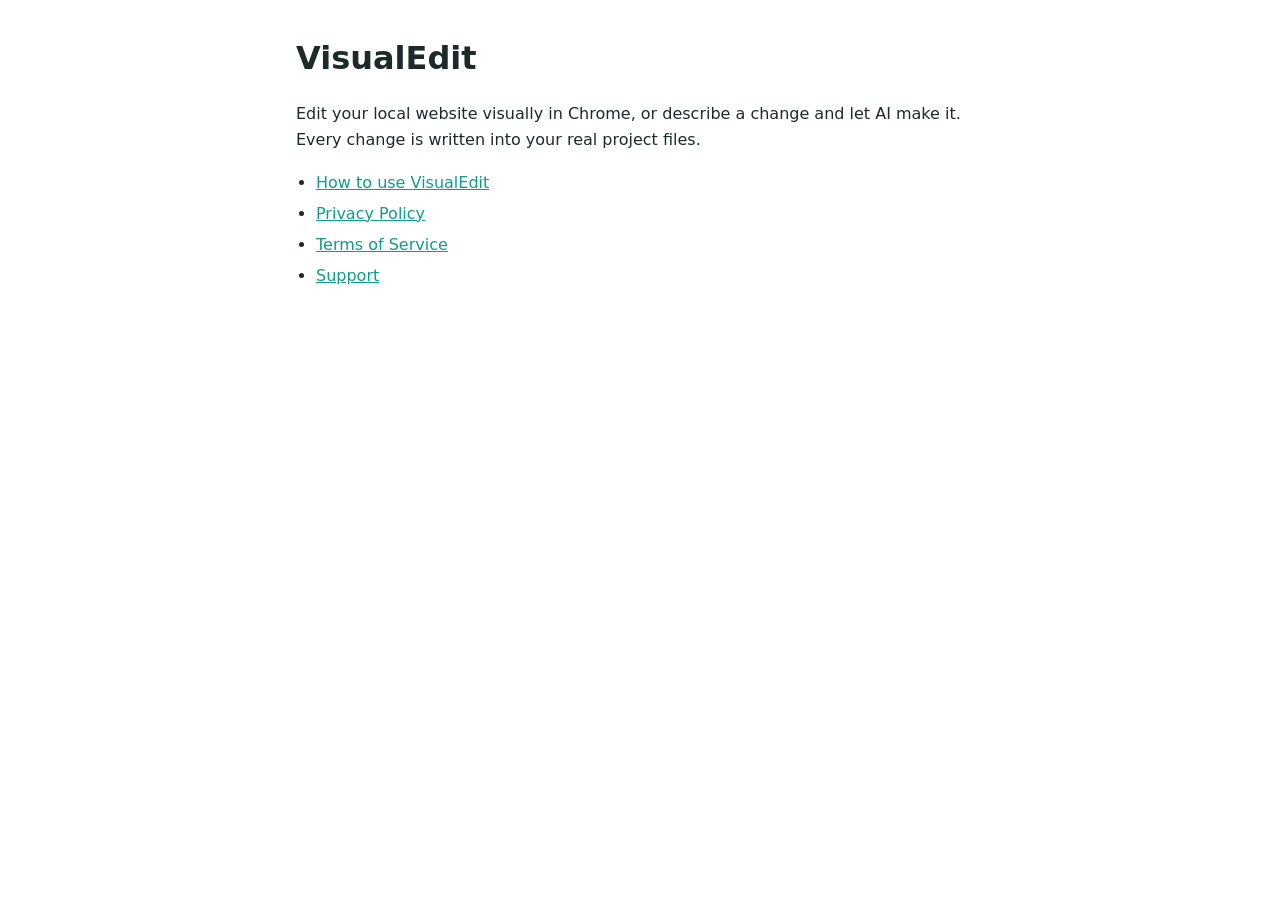
<file: index.html>
<!doctype html>
<html lang="en">
<head>
<meta charset="utf-8">
<meta name="viewport" content="width=device-width, initial-scale=1">
<title>VisualEdit</title>
<link rel="stylesheet" href="style.css">
</head>
<body>
<main>
<h1>VisualEdit</h1>
<p>Edit your local website visually in Chrome, or describe a change and let AI make it. Every change is written into your real project files.</p>
<ul>
<li><a href="how-to-use.html">How to use VisualEdit</a></li>
<li><a href="privacy.html">Privacy Policy</a></li>
<li><a href="terms.html">Terms of Service</a></li>
<li><a href="mailto:visualedithelp.support@gmail.com">Support</a></li>
</ul>
</main>
</body>
</html>
</file>
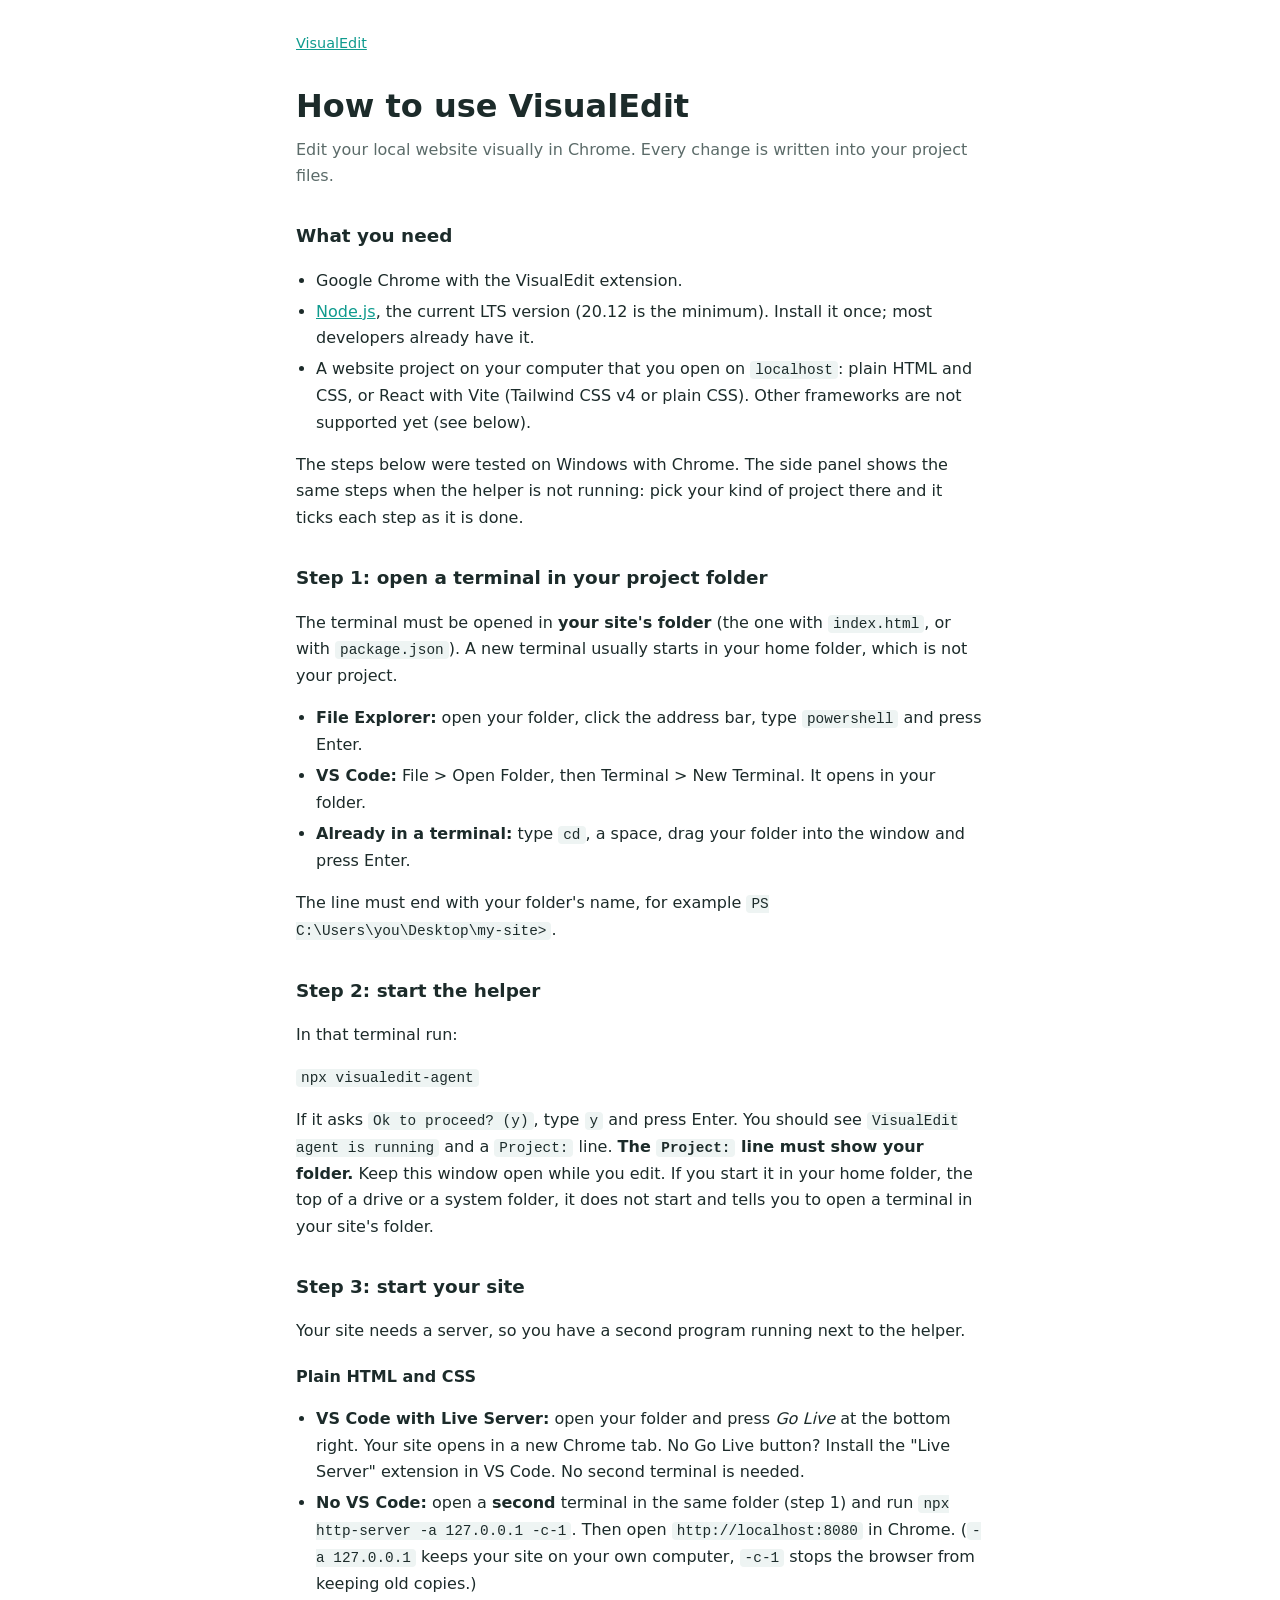
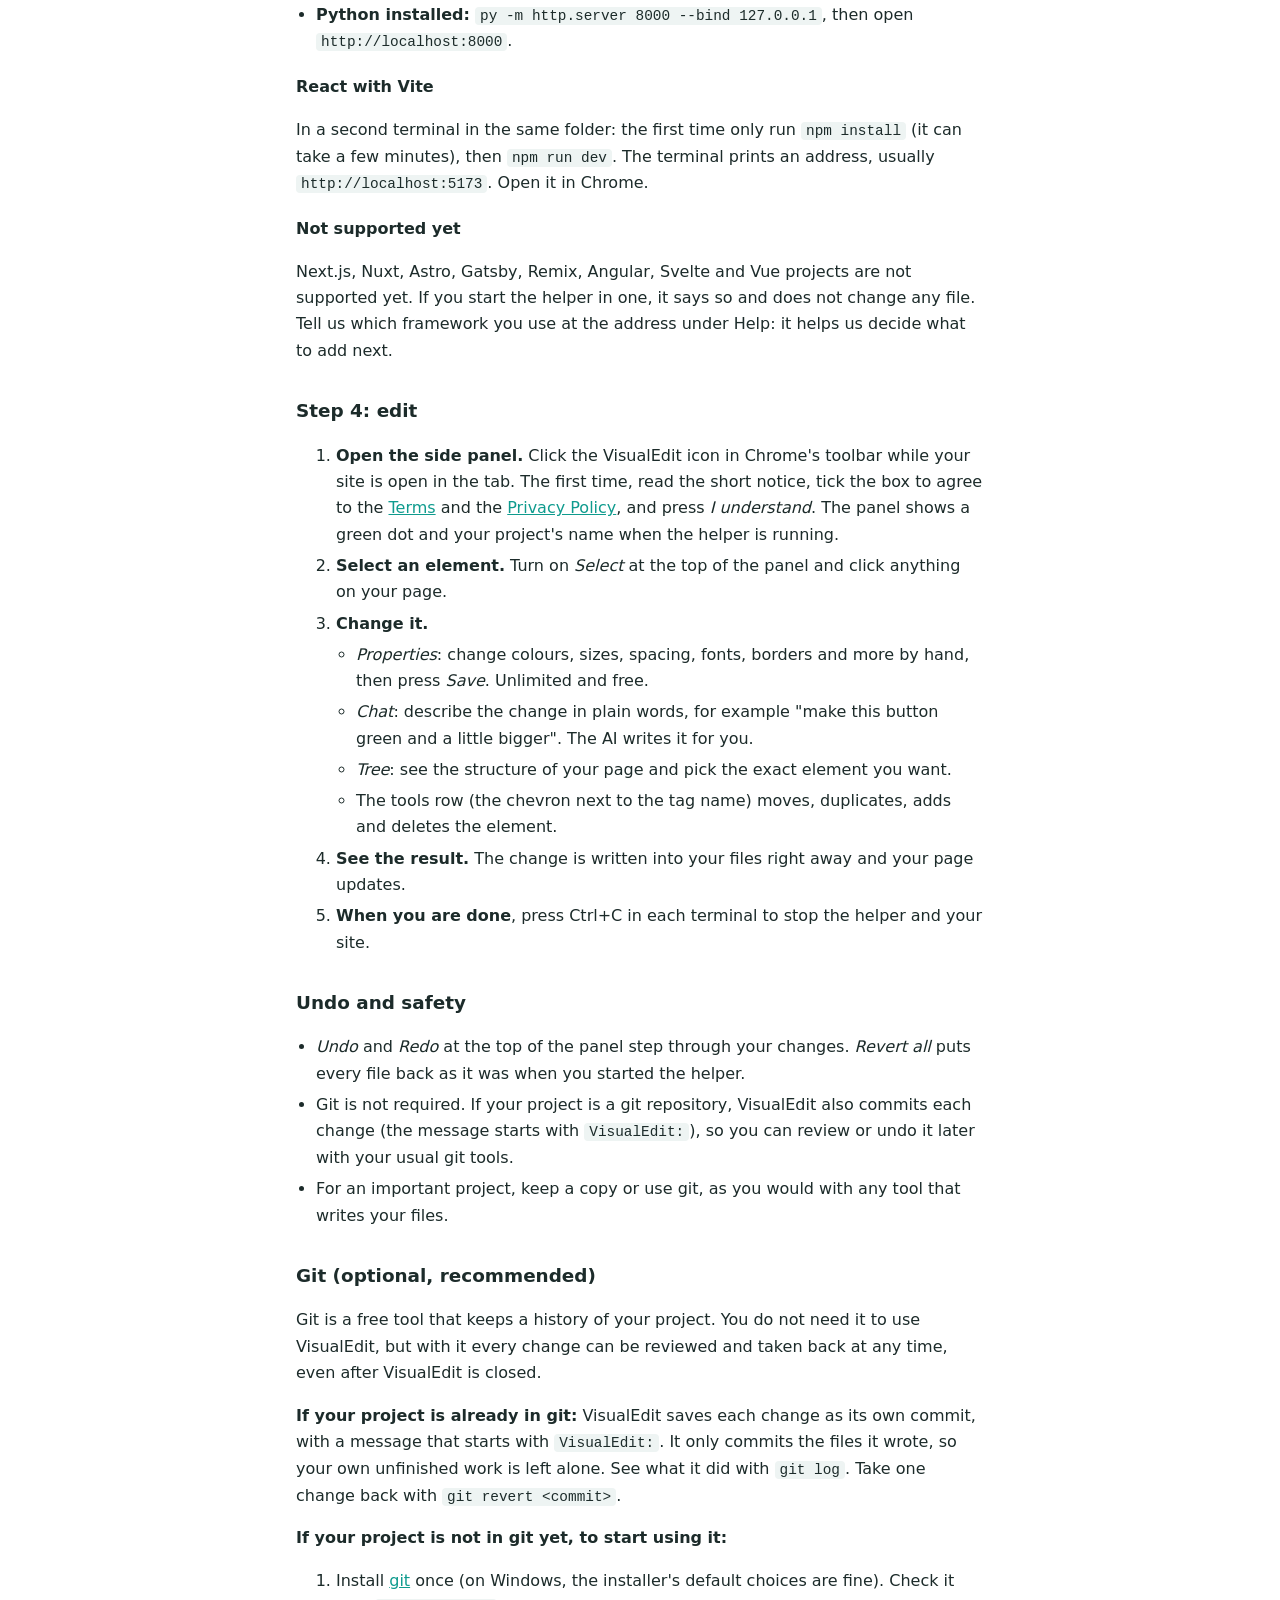
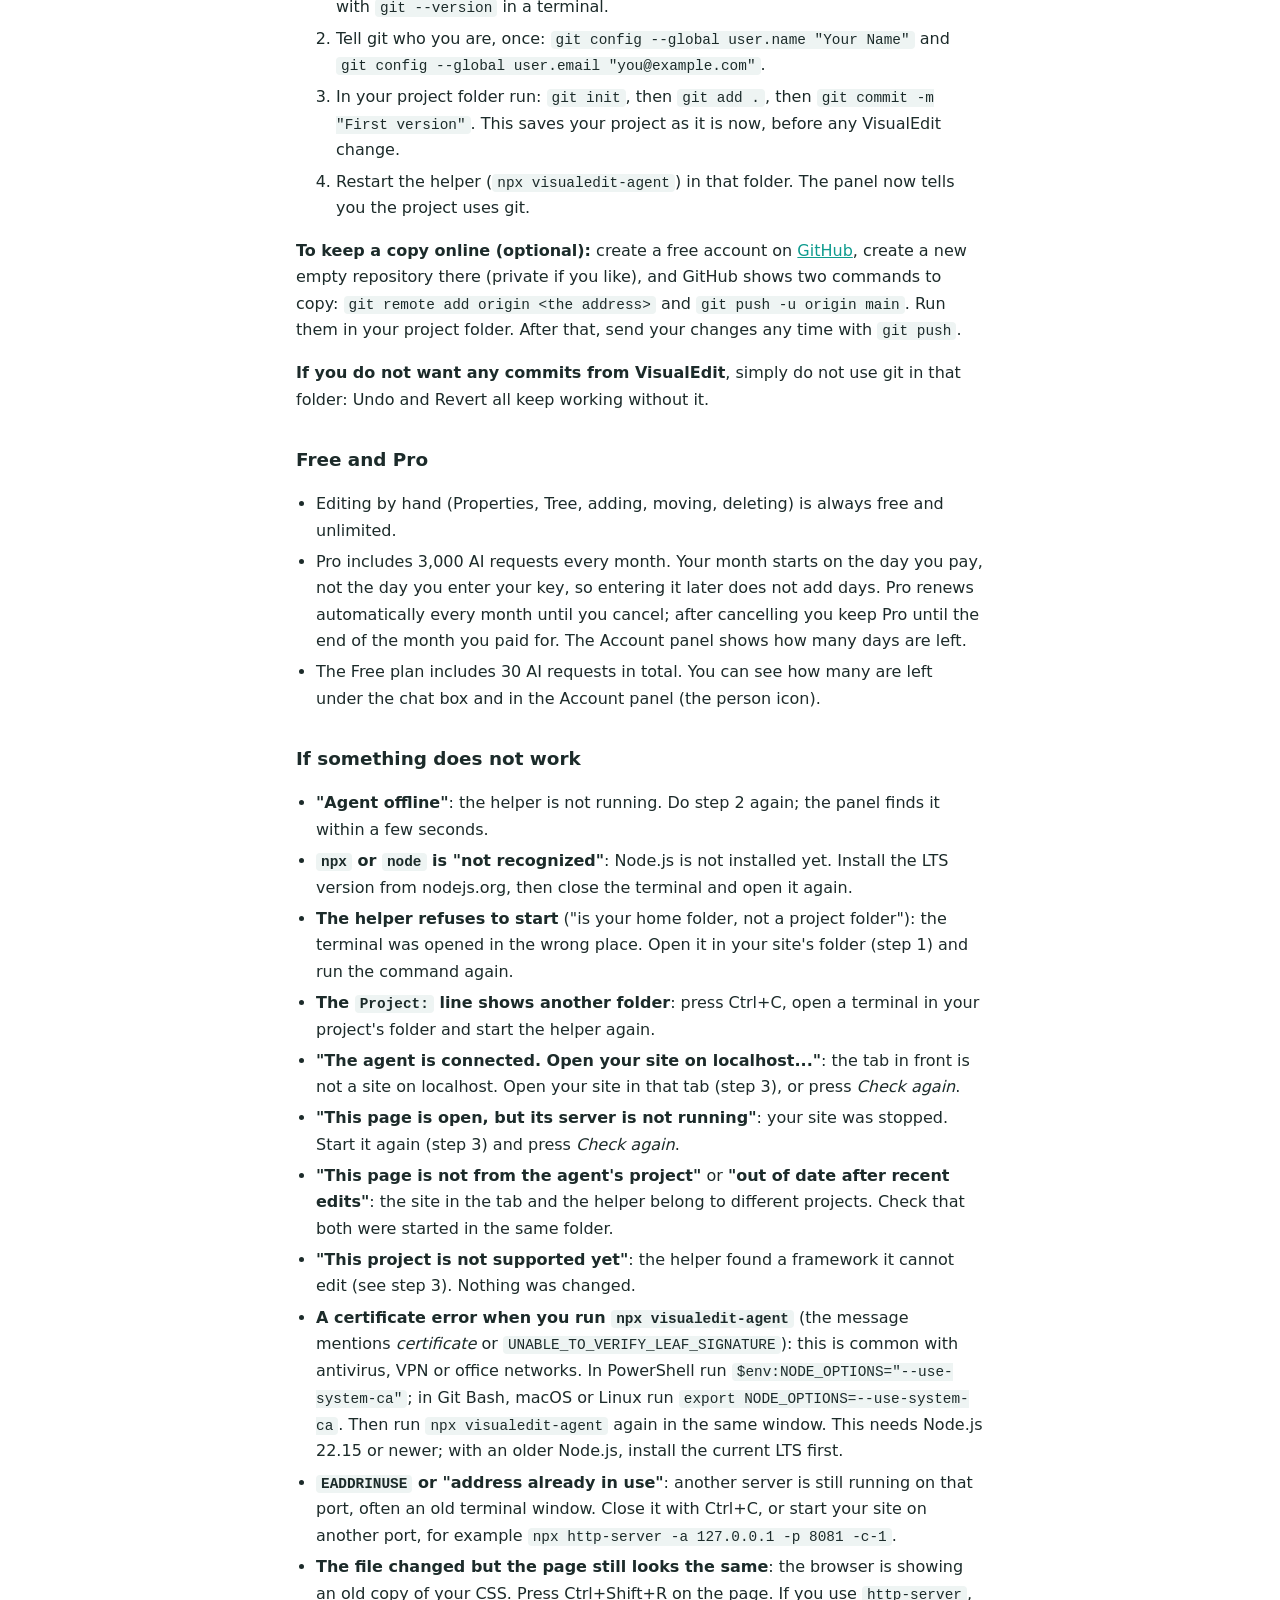
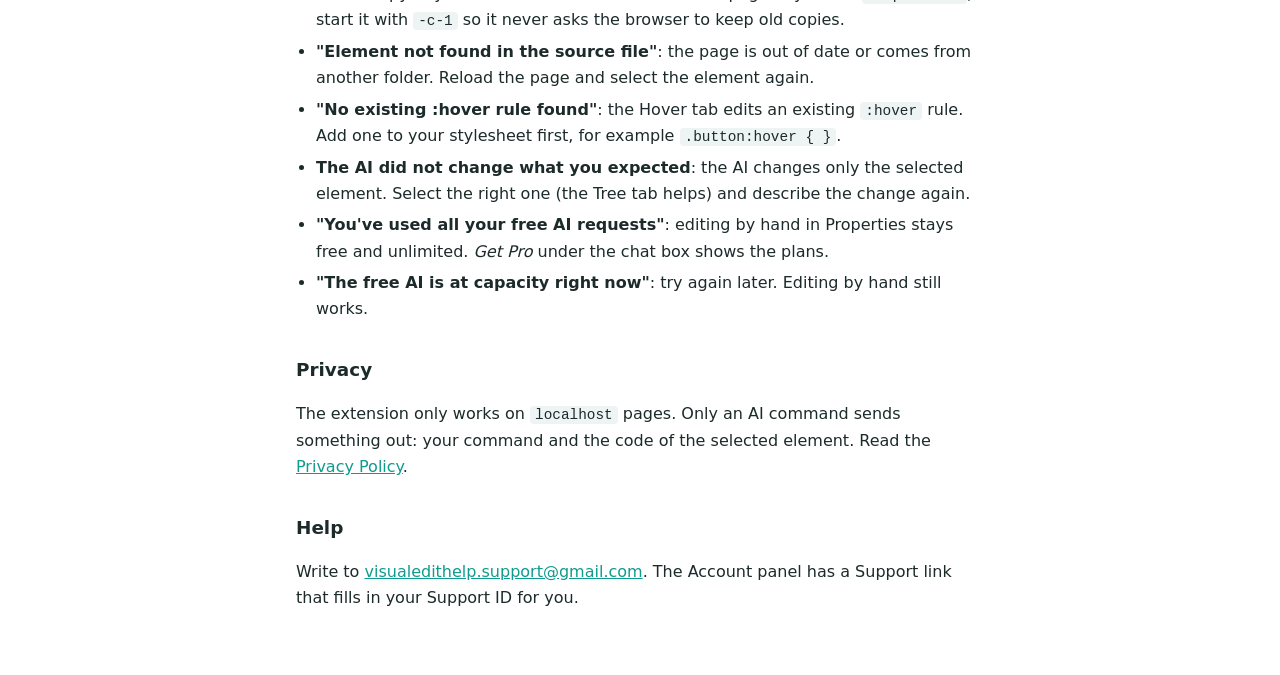
<file: how-to-use.html>
<!doctype html>
<html lang="en">
<head>
<meta charset="utf-8">
<meta name="viewport" content="width=device-width, initial-scale=1">
<title>How to use VisualEdit</title>
<link rel="stylesheet" href="style.css">
</head>
<body>
<main>
<p class="back"><a href="./">VisualEdit</a></p>
<h1>How to use VisualEdit</h1>
<p class="meta">Edit your local website visually in Chrome. Every change is written into your project files.</p>

<h2>What you need</h2>
<ul>
<li>Google Chrome with the VisualEdit extension.</li>
<li><a href="https://nodejs.org">Node.js</a>, the current LTS version (20.12 is the minimum). Install it once; most developers already have it.</li>
<li>A website project on your computer that you open on <code>localhost</code>: plain HTML and CSS, or React with Vite (Tailwind CSS v4 or plain CSS). Other frameworks are not supported yet (see below).</li>
</ul>
<p>The steps below were tested on Windows with Chrome. The side panel shows the same steps when the helper is not running: pick your kind of project there and it ticks each step as it is done.</p>

<h2>Step 1: open a terminal in your project folder</h2>
<p>The terminal must be opened in <strong>your site's folder</strong> (the one with <code>index.html</code>, or with <code>package.json</code>). A new terminal usually starts in your home folder, which is not your project.</p>
<ul>
<li><strong>File Explorer:</strong> open your folder, click the address bar, type <code>powershell</code> and press Enter.</li>
<li><strong>VS Code:</strong> File &gt; Open Folder, then Terminal &gt; New Terminal. It opens in your folder.</li>
<li><strong>Already in a terminal:</strong> type <code>cd</code>, a space, drag your folder into the window and press Enter.</li>
</ul>
<p>The line must end with your folder's name, for example <code>PS C:\Users\you\Desktop\my-site&gt;</code>.</p>

<h2>Step 2: start the helper</h2>
<p>In that terminal run:</p>
<p><code>npx visualedit-agent</code></p>
<p>If it asks <code>Ok to proceed? (y)</code>, type <code>y</code> and press Enter. You should see <code>VisualEdit agent is running</code> and a <code>Project:</code> line. <strong>The <code>Project:</code> line must show your folder.</strong> Keep this window open while you edit. If you start it in your home folder, the top of a drive or a system folder, it does not start and tells you to open a terminal in your site's folder.</p>

<h2>Step 3: start your site</h2>
<p>Your site needs a server, so you have a second program running next to the helper.</p>
<h3>Plain HTML and CSS</h3>
<ul>
<li><strong>VS Code with Live Server:</strong> open your folder and press <em>Go Live</em> at the bottom right. Your site opens in a new Chrome tab. No Go Live button? Install the "Live Server" extension in VS Code. No second terminal is needed.</li>
<li><strong>No VS Code:</strong> open a <strong>second</strong> terminal in the same folder (step 1) and run <code>npx http-server -a 127.0.0.1 -c-1</code>. Then open <code>http://localhost:8080</code> in Chrome. (<code>-a 127.0.0.1</code> keeps your site on your own computer, <code>-c-1</code> stops the browser from keeping old copies.)</li>
<li><strong>Python installed:</strong> <code>py -m http.server 8000 --bind 127.0.0.1</code>, then open <code>http://localhost:8000</code>.</li>
</ul>
<h3>React with Vite</h3>
<p>In a second terminal in the same folder: the first time only run <code>npm install</code> (it can take a few minutes), then <code>npm run dev</code>. The terminal prints an address, usually <code>http://localhost:5173</code>. Open it in Chrome.</p>
<h3>Not supported yet</h3>
<p>Next.js, Nuxt, Astro, Gatsby, Remix, Angular, Svelte and Vue projects are not supported yet. If you start the helper in one, it says so and does not change any file. Tell us which framework you use at the address under Help: it helps us decide what to add next.</p>

<h2>Step 4: edit</h2>
<ol>
<li><strong>Open the side panel.</strong> Click the VisualEdit icon in Chrome's toolbar while your site is open in the tab. The first time, read the short notice, tick the box to agree to the <a href="terms.html">Terms</a> and the <a href="privacy.html">Privacy Policy</a>, and press <em>I understand</em>. The panel shows a green dot and your project's name when the helper is running.</li>
<li><strong>Select an element.</strong> Turn on <em>Select</em> at the top of the panel and click anything on your page.</li>
<li><strong>Change it.</strong>
  <ul>
  <li><em>Properties</em>: change colours, sizes, spacing, fonts, borders and more by hand, then press <em>Save</em>. Unlimited and free.</li>
  <li><em>Chat</em>: describe the change in plain words, for example "make this button green and a little bigger". The AI writes it for you.</li>
  <li><em>Tree</em>: see the structure of your page and pick the exact element you want.</li>
  <li>The tools row (the chevron next to the tag name) moves, duplicates, adds and deletes the element.</li>
  </ul>
</li>
<li><strong>See the result.</strong> The change is written into your files right away and your page updates.</li>
<li><strong>When you are done</strong>, press Ctrl+C in each terminal to stop the helper and your site.</li>
</ol>

<h2>Undo and safety</h2>
<ul>
<li><em>Undo</em> and <em>Redo</em> at the top of the panel step through your changes. <em>Revert all</em> puts every file back as it was when you started the helper.</li>
<li>Git is not required. If your project is a git repository, VisualEdit also commits each change (the message starts with <code>VisualEdit:</code>), so you can review or undo it later with your usual git tools.</li>
<li>For an important project, keep a copy or use git, as you would with any tool that writes your files.</li>
</ul>

<h2>Git (optional, recommended)</h2>
<p>Git is a free tool that keeps a history of your project. You do not need it to use VisualEdit, but with it every change can be reviewed and taken back at any time, even after VisualEdit is closed.</p>
<p><strong>If your project is already in git:</strong> VisualEdit saves each change as its own commit, with a message that starts with <code>VisualEdit:</code>. It only commits the files it wrote, so your own unfinished work is left alone. See what it did with <code>git log</code>. Take one change back with <code>git revert &lt;commit&gt;</code>.</p>
<p><strong>If your project is not in git yet, to start using it:</strong></p>
<ol>
<li>Install <a href="https://git-scm.com/downloads">git</a> once (on Windows, the installer's default choices are fine). Check it with <code>git --version</code> in a terminal.</li>
<li>Tell git who you are, once: <code>git config --global user.name "Your Name"</code> and <code>git config --global user.email "you@example.com"</code>.</li>
<li>In your project folder run: <code>git init</code>, then <code>git add .</code>, then <code>git commit -m "First version"</code>. This saves your project as it is now, before any VisualEdit change.</li>
<li>Restart the helper (<code>npx visualedit-agent</code>) in that folder. The panel now tells you the project uses git.</li>
</ol>
<p><strong>To keep a copy online (optional):</strong> create a free account on <a href="https://github.com">GitHub</a>, create a new empty repository there (private if you like), and GitHub shows two commands to copy: <code>git remote add origin &lt;the address&gt;</code> and <code>git push -u origin main</code>. Run them in your project folder. After that, send your changes any time with <code>git push</code>.</p>
<p><strong>If you do not want any commits from VisualEdit</strong>, simply do not use git in that folder: Undo and Revert all keep working without it.</p>

<h2>Free and Pro</h2>
<ul>
<li>Editing by hand (Properties, Tree, adding, moving, deleting) is always free and unlimited.</li>
<li>Pro includes 3,000 AI requests every month. Your month starts on the day you pay, not the day you enter your key, so entering it later does not add days. Pro renews automatically every month until you cancel; after cancelling you keep Pro until the end of the month you paid for. The Account panel shows how many days are left.</li>
<li>The Free plan includes 30 AI requests in total. You can see how many are left under the chat box and in the Account panel (the person icon).</li>
</ul>

<h2>If something does not work</h2>
<ul>
<li><strong>"Agent offline"</strong>: the helper is not running. Do step 2 again; the panel finds it within a few seconds.</li>
<li><strong><code>npx</code> or <code>node</code> is "not recognized"</strong>: Node.js is not installed yet. Install the LTS version from nodejs.org, then close the terminal and open it again.</li>
<li><strong>The helper refuses to start</strong> ("is your home folder, not a project folder"): the terminal was opened in the wrong place. Open it in your site's folder (step 1) and run the command again.</li>
<li><strong>The <code>Project:</code> line shows another folder</strong>: press Ctrl+C, open a terminal in your project's folder and start the helper again.</li>
<li><strong>"The agent is connected. Open your site on localhost..."</strong>: the tab in front is not a site on localhost. Open your site in that tab (step 3), or press <em>Check again</em>.</li>
<li><strong>"This page is open, but its server is not running"</strong>: your site was stopped. Start it again (step 3) and press <em>Check again</em>.</li>
<li><strong>"This page is not from the agent's project"</strong> or <strong>"out of date after recent edits"</strong>: the site in the tab and the helper belong to different projects. Check that both were started in the same folder.</li>
<li><strong>"This project is not supported yet"</strong>: the helper found a framework it cannot edit (see step 3). Nothing was changed.</li>
<li><strong>A certificate error when you run <code>npx visualedit-agent</code></strong> (the message mentions <em>certificate</em> or <code>UNABLE_TO_VERIFY_LEAF_SIGNATURE</code>): this is common with antivirus, VPN or office networks. In PowerShell run <code>$env:NODE_OPTIONS="--use-system-ca"</code>; in Git Bash, macOS or Linux run <code>export NODE_OPTIONS=--use-system-ca</code>. Then run <code>npx visualedit-agent</code> again in the same window. This needs Node.js 22.15 or newer; with an older Node.js, install the current LTS first.</li>
<li><strong><code>EADDRINUSE</code> or "address already in use"</strong>: another server is still running on that port, often an old terminal window. Close it with Ctrl+C, or start your site on another port, for example <code>npx http-server -a 127.0.0.1 -p 8081 -c-1</code>.</li>
<li><strong>The file changed but the page still looks the same</strong>: the browser is showing an old copy of your CSS. Press Ctrl+Shift+R on the page. If you use <code>http-server</code>, start it with <code>-c-1</code> so it never asks the browser to keep old copies.</li>
<li><strong>"Element not found in the source file"</strong>: the page is out of date or comes from another folder. Reload the page and select the element again.</li>
<li><strong>"No existing :hover rule found"</strong>: the Hover tab edits an existing <code>:hover</code> rule. Add one to your stylesheet first, for example <code>.button:hover { }</code>.</li>
<li><strong>The AI did not change what you expected</strong>: the AI changes only the selected element. Select the right one (the Tree tab helps) and describe the change again.</li>
<li><strong>"You've used all your free AI requests"</strong>: editing by hand in Properties stays free and unlimited. <em>Get Pro</em> under the chat box shows the plans.</li>
<li><strong>"The free AI is at capacity right now"</strong>: try again later. Editing by hand still works.</li>
</ul>

<h2>Privacy</h2>
<p>The extension only works on <code>localhost</code> pages. Only an AI command sends something out: your command and the code of the selected element. Read the <a href="privacy.html">Privacy Policy</a>.</p>

<h2>Help</h2>
<p>Write to <a href="mailto:visualedithelp.support@gmail.com">visualedithelp.support@gmail.com</a>. The Account panel has a Support link that fills in your Support ID for you.</p>
</main>
</body>
</html>
</file>
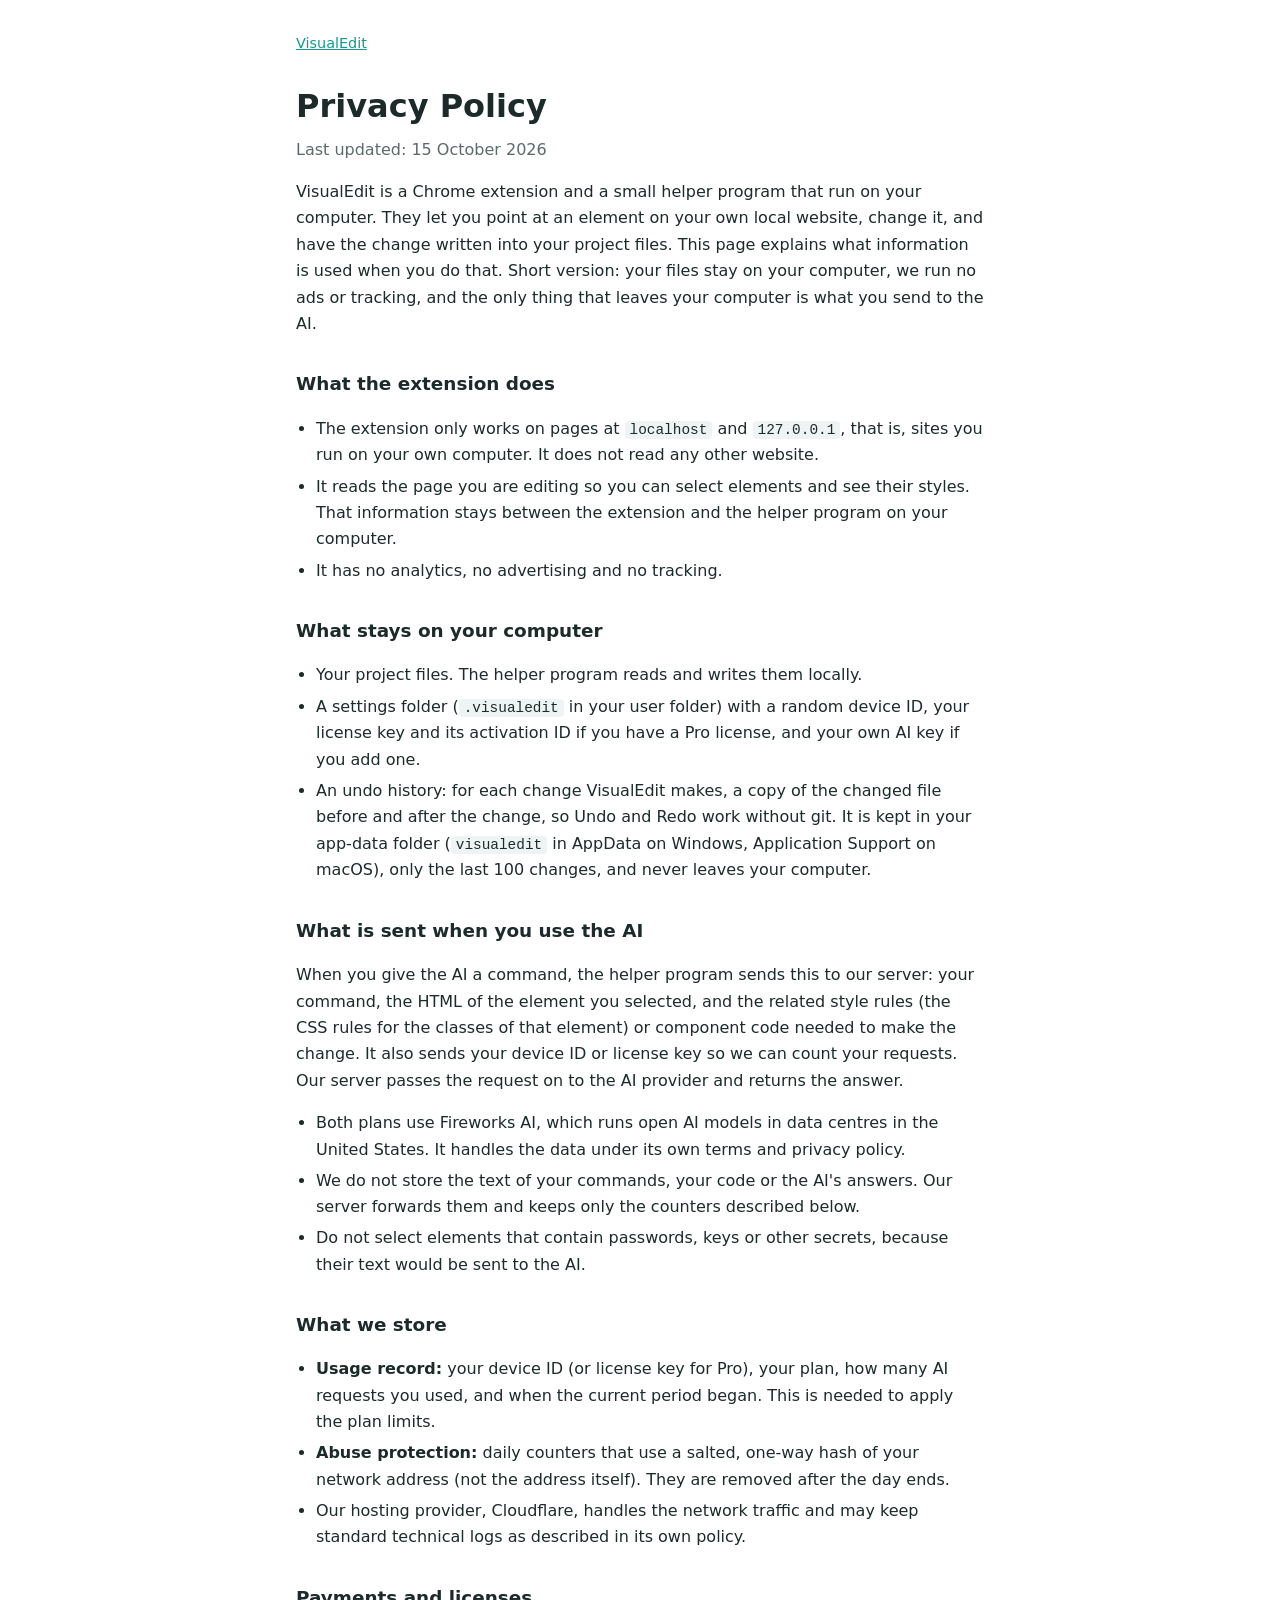
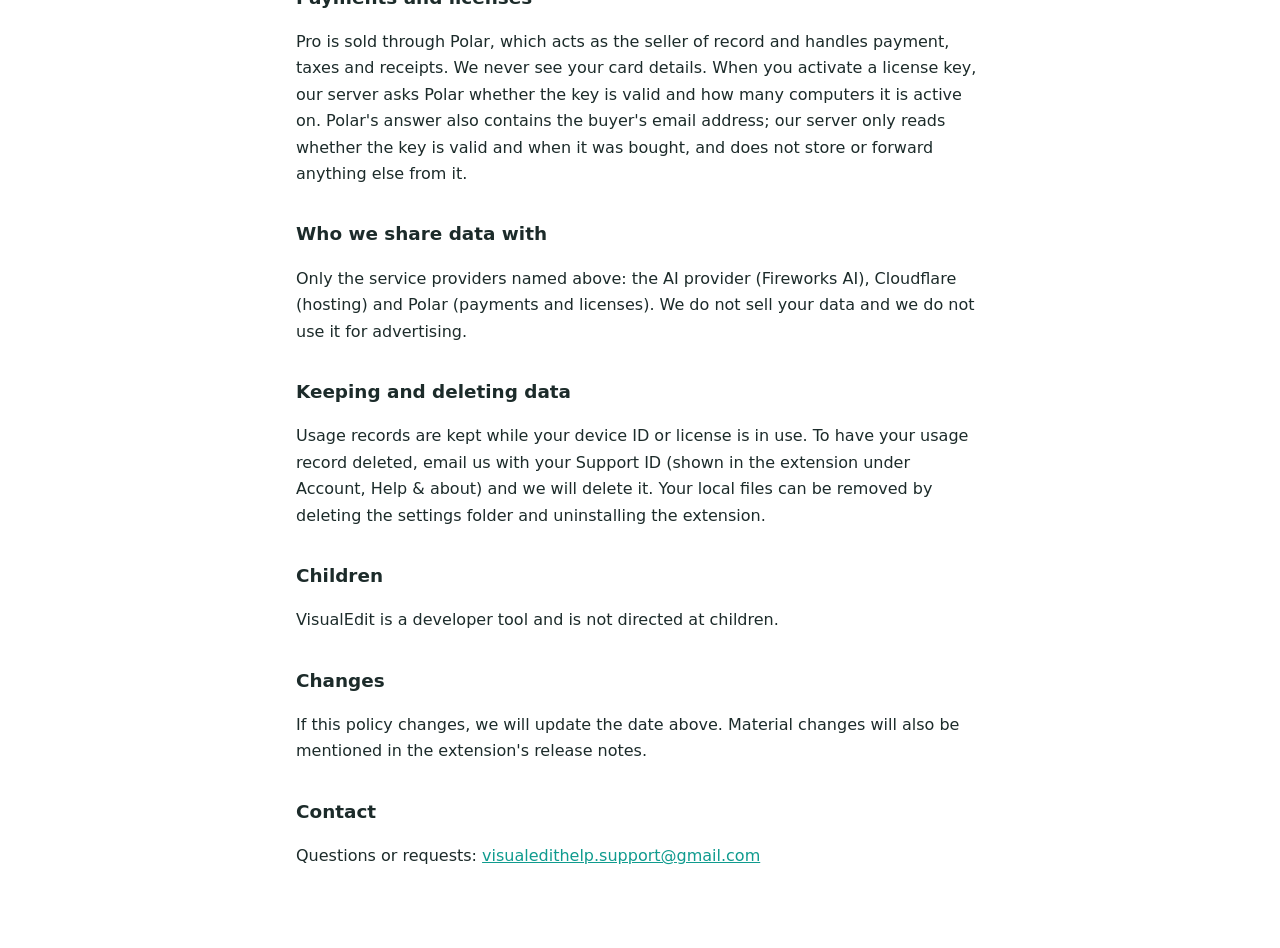
<file: privacy.html>
<!doctype html>
<html lang="en">
<head>
<meta charset="utf-8">
<meta name="viewport" content="width=device-width, initial-scale=1">
<title>VisualEdit Privacy Policy</title>
<link rel="stylesheet" href="style.css">
</head>
<body>
<main>
<p class="back"><a href="./">VisualEdit</a></p>
<h1>Privacy Policy</h1>
<p class="meta">Last updated: 15 October 2026</p>

<p>VisualEdit is a Chrome extension and a small helper program that run on your computer. They let you point at an element on your own local website, change it, and have the change written into your project files. This page explains what information is used when you do that. Short version: your files stay on your computer, we run no ads or tracking, and the only thing that leaves your computer is what you send to the AI.</p>

<h2>What the extension does</h2>
<ul>
<li>The extension only works on pages at <code>localhost</code> and <code>127.0.0.1</code>, that is, sites you run on your own computer. It does not read any other website.</li>
<li>It reads the page you are editing so you can select elements and see their styles. That information stays between the extension and the helper program on your computer.</li>
<li>It has no analytics, no advertising and no tracking.</li>
</ul>

<h2>What stays on your computer</h2>
<ul>
<li>Your project files. The helper program reads and writes them locally.</li>
<li>A settings folder (<code>.visualedit</code> in your user folder) with a random device ID, your license key and its activation ID if you have a Pro license, and your own AI key if you add one.</li>
<li>An undo history: for each change VisualEdit makes, a copy of the changed file before and after the change, so Undo and Redo work without git. It is kept in your app-data folder (<code>visualedit</code> in AppData on Windows, Application Support on macOS), only the last 100 changes, and never leaves your computer.</li>
</ul>

<h2>What is sent when you use the AI</h2>
<p>When you give the AI a command, the helper program sends this to our server: your command, the HTML of the element you selected, and the related style rules (the CSS rules for the classes of that element) or component code needed to make the change. It also sends your device ID or license key so we can count your requests. Our server passes the request on to the AI provider and returns the answer.</p>
<ul>
<li>Both plans use Fireworks AI, which runs open AI models in data centres in the United States. It handles the data under its own terms and privacy policy.</li>
<li>We do not store the text of your commands, your code or the AI's answers. Our server forwards them and keeps only the counters described below.</li>
<li>Do not select elements that contain passwords, keys or other secrets, because their text would be sent to the AI.</li>
</ul>

<h2>What we store</h2>
<ul>
<li><b>Usage record:</b> your device ID (or license key for Pro), your plan, how many AI requests you used, and when the current period began. This is needed to apply the plan limits.</li>
<li><b>Abuse protection:</b> daily counters that use a salted, one-way hash of your network address (not the address itself). They are removed after the day ends.</li>
<li>Our hosting provider, Cloudflare, handles the network traffic and may keep standard technical logs as described in its own policy.</li>
</ul>

<h2>Payments and licenses</h2>
<p>Pro is sold through Polar, which acts as the seller of record and handles payment, taxes and receipts. We never see your card details. When you activate a license key, our server asks Polar whether the key is valid and how many computers it is active on. Polar's answer also contains the buyer's email address; our server only reads whether the key is valid and when it was bought, and does not store or forward anything else from it.</p>

<h2>Who we share data with</h2>
<p>Only the service providers named above: the AI provider (Fireworks AI), Cloudflare (hosting) and Polar (payments and licenses). We do not sell your data and we do not use it for advertising.</p>

<h2>Keeping and deleting data</h2>
<p>Usage records are kept while your device ID or license is in use. To have your usage record deleted, email us with your Support ID (shown in the extension under Account, Help &amp; about) and we will delete it. Your local files can be removed by deleting the settings folder and uninstalling the extension.</p>

<h2>Children</h2>
<p>VisualEdit is a developer tool and is not directed at children.</p>

<h2>Changes</h2>
<p>If this policy changes, we will update the date above. Material changes will also be mentioned in the extension's release notes.</p>

<h2>Contact</h2>
<p>Questions or requests: <a href="mailto:visualedithelp.support@gmail.com">visualedithelp.support@gmail.com</a></p>
</main>
</body>
</html>
</file>
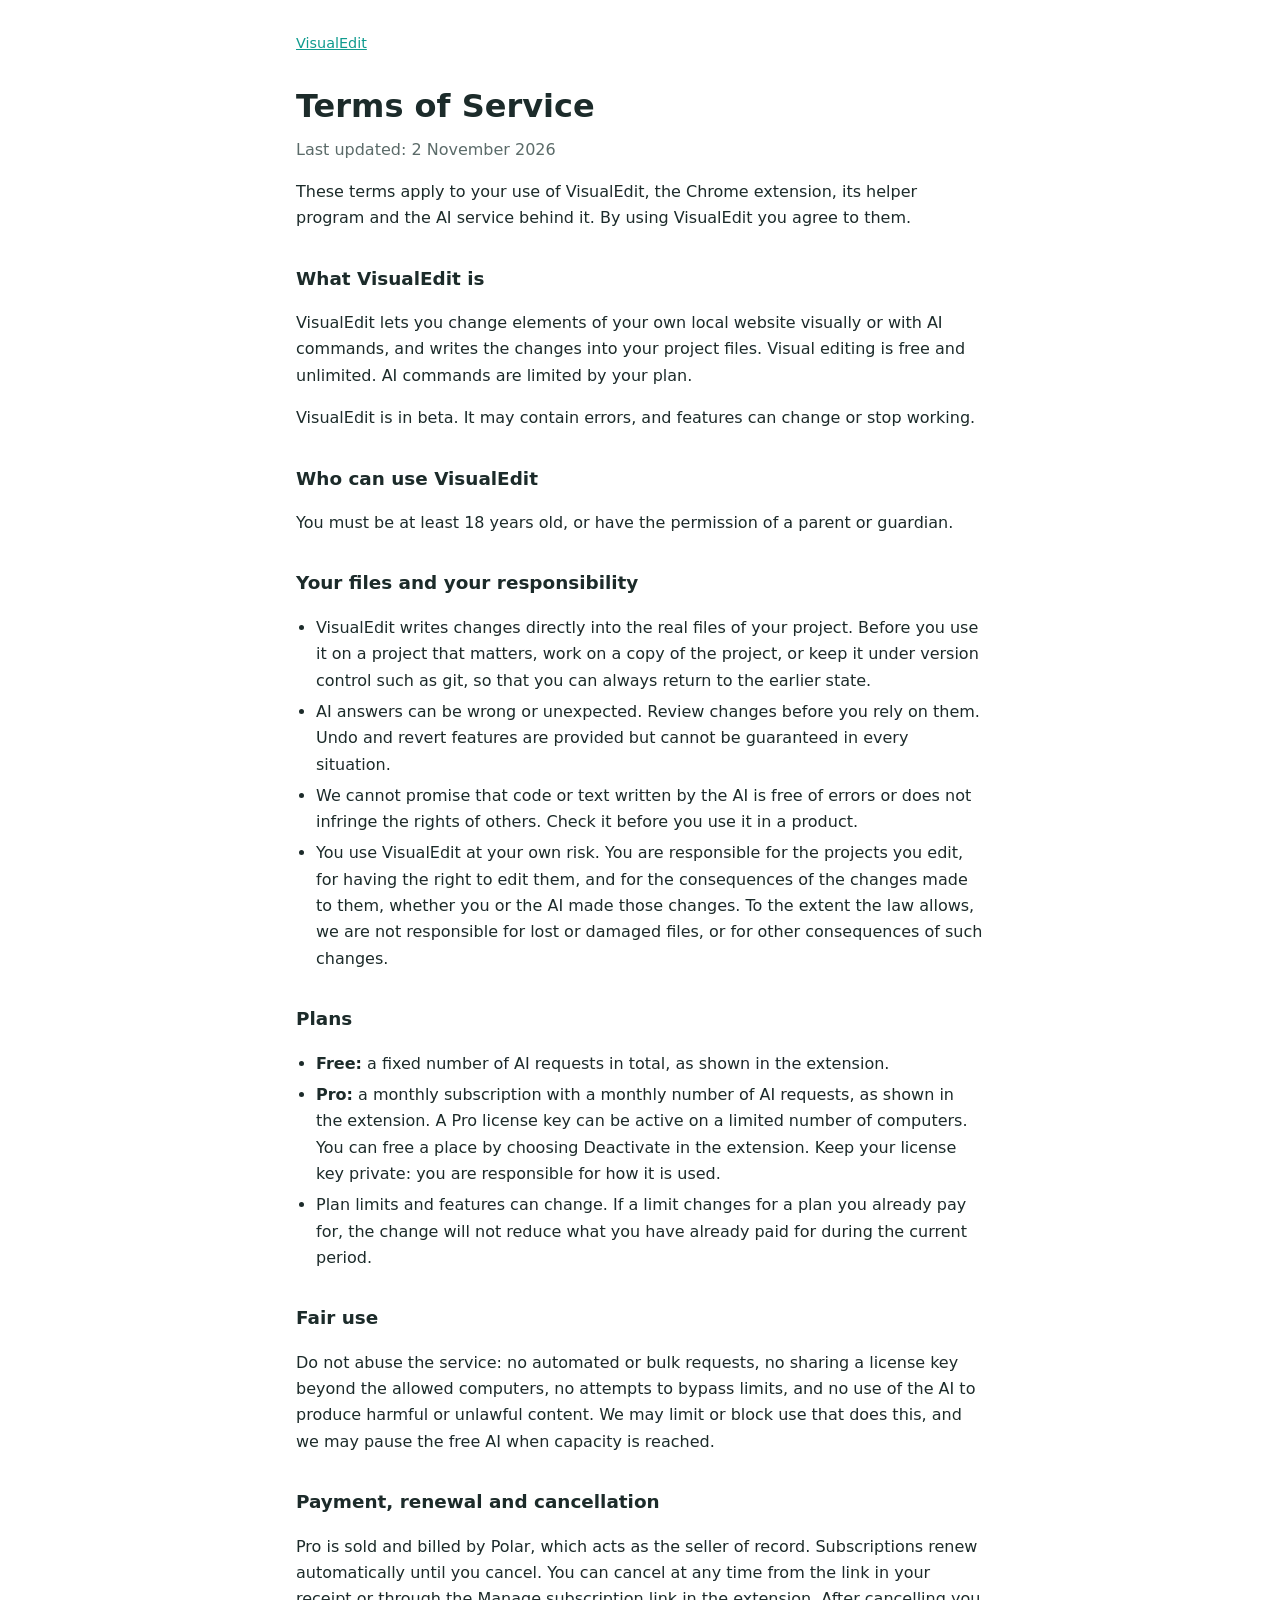
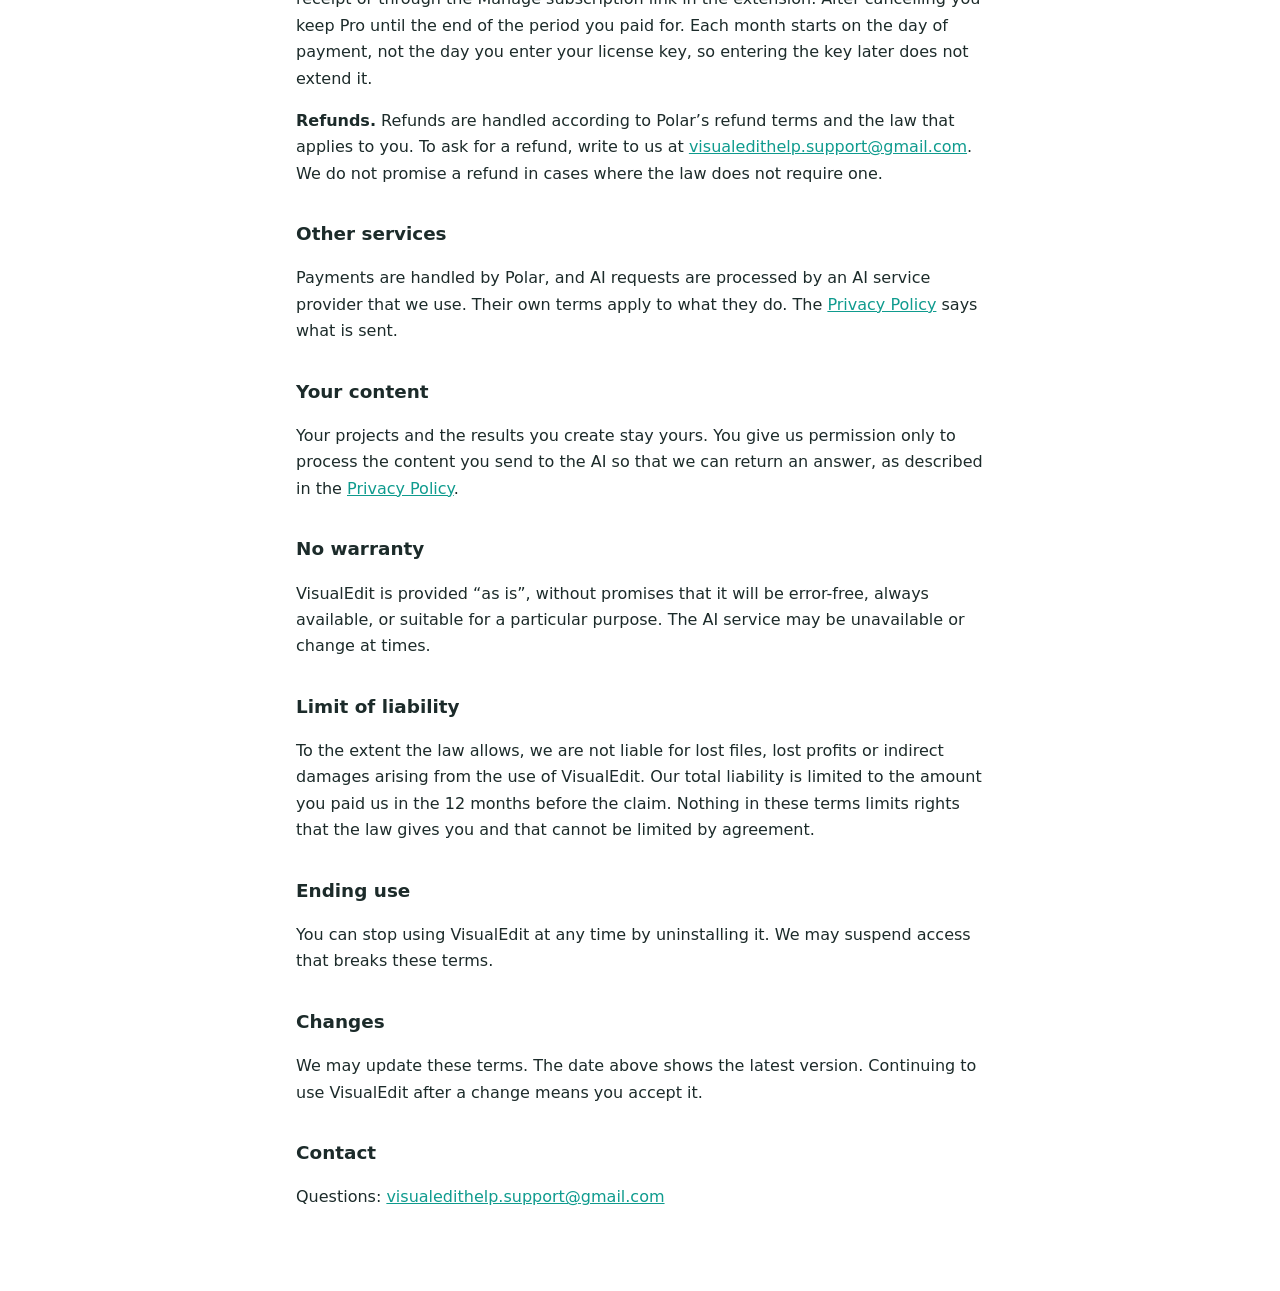
<file: terms.html>
<!doctype html>
<html lang="en">
<head>
<meta charset="utf-8">
<meta name="viewport" content="width=device-width, initial-scale=1">
<title>VisualEdit Terms of Service</title>
<link rel="stylesheet" href="style.css">
</head>
<body>
<main>
<p class="back"><a href="./">VisualEdit</a></p>
<h1>Terms of Service</h1>
<p class="meta">Last updated: 2 November 2026</p>

<p>These terms apply to your use of VisualEdit, the Chrome extension, its helper program and the AI service behind it. By using VisualEdit you agree to them.</p>

<h2>What VisualEdit is</h2>
<p>VisualEdit lets you change elements of your own local website visually or with AI commands, and writes the changes into your project files. Visual editing is free and unlimited. AI commands are limited by your plan.</p>
<p>VisualEdit is in beta. It may contain errors, and features can change or stop working.</p>

<h2>Who can use VisualEdit</h2>
<p>You must be at least 18 years old, or have the permission of a parent or guardian.</p>

<h2>Your files and your responsibility</h2>
<ul>
<li>VisualEdit writes changes directly into the real files of your project. Before you use it on a project that matters, work on a copy of the project, or keep it under version control such as git, so that you can always return to the earlier state.</li>
<li>AI answers can be wrong or unexpected. Review changes before you rely on them. Undo and revert features are provided but cannot be guaranteed in every situation.</li>
<li>We cannot promise that code or text written by the AI is free of errors or does not infringe the rights of others. Check it before you use it in a product.</li>
<li>You use VisualEdit at your own risk. You are responsible for the projects you edit, for having the right to edit them, and for the consequences of the changes made to them, whether you or the AI made those changes. To the extent the law allows, we are not responsible for lost or damaged files, or for other consequences of such changes.</li>
</ul>

<h2>Plans</h2>
<ul>
<li><b>Free:</b> a fixed number of AI requests in total, as shown in the extension.</li>
<li><b>Pro:</b> a monthly subscription with a monthly number of AI requests, as shown in the extension. A Pro license key can be active on a limited number of computers. You can free a place by choosing Deactivate in the extension. Keep your license key private: you are responsible for how it is used.</li>
<li>Plan limits and features can change. If a limit changes for a plan you already pay for, the change will not reduce what you have already paid for during the current period.</li>
</ul>

<h2>Fair use</h2>
<p>Do not abuse the service: no automated or bulk requests, no sharing a license key beyond the allowed computers, no attempts to bypass limits, and no use of the AI to produce harmful or unlawful content. We may limit or block use that does this, and we may pause the free AI when capacity is reached.</p>

<h2>Payment, renewal and cancellation</h2>
<p>Pro is sold and billed by Polar, which acts as the seller of record. Subscriptions renew automatically until you cancel. You can cancel at any time from the link in your receipt or through the Manage subscription link in the extension. After cancelling you keep Pro until the end of the period you paid for. Each month starts on the day of payment, not the day you enter your license key, so entering the key later does not extend it.</p>
<p><b>Refunds.</b> Refunds are handled according to Polar&rsquo;s refund terms and the law that applies to you. To ask for a refund, write to us at <a href="mailto:visualedithelp.support@gmail.com">visualedithelp.support@gmail.com</a>. We do not promise a refund in cases where the law does not require one.</p>

<h2>Other services</h2>
<p>Payments are handled by Polar, and AI requests are processed by an AI service provider that we use. Their own terms apply to what they do. The <a href="privacy.html">Privacy Policy</a> says what is sent.</p>

<h2>Your content</h2>
<p>Your projects and the results you create stay yours. You give us permission only to process the content you send to the AI so that we can return an answer, as described in the <a href="privacy.html">Privacy Policy</a>.</p>

<h2>No warranty</h2>
<p>VisualEdit is provided &ldquo;as is&rdquo;, without promises that it will be error-free, always available, or suitable for a particular purpose. The AI service may be unavailable or change at times.</p>

<h2>Limit of liability</h2>
<p>To the extent the law allows, we are not liable for lost files, lost profits or indirect damages arising from the use of VisualEdit. Our total liability is limited to the amount you paid us in the 12 months before the claim. Nothing in these terms limits rights that the law gives you and that cannot be limited by agreement.</p>

<h2>Ending use</h2>
<p>You can stop using VisualEdit at any time by uninstalling it. We may suspend access that breaks these terms.</p>

<h2>Changes</h2>
<p>We may update these terms. The date above shows the latest version. Continuing to use VisualEdit after a change means you accept it.</p>

<h2>Contact</h2>
<p>Questions: <a href="mailto:visualedithelp.support@gmail.com">visualedithelp.support@gmail.com</a></p>
</main>
</body>
</html>
</file>
<file: style.css>
:root { --ink: #1c2b2a; --muted: #5b6b69; --accent: #0f9b8e; --bg: #ffffff; --code: #eef4f3; }
@media (prefers-color-scheme: dark) {
  :root { --ink: #e6efee; --muted: #9db0ad; --accent: #3cc7b8; --bg: #121a19; --code: #1c2827; }
}
* { box-sizing: border-box; }
body { margin: 0; background: var(--bg); color: var(--ink); font: 16px/1.65 system-ui, -apple-system, "Segoe UI", sans-serif; }
main { max-width: 720px; margin: 0 auto; padding: 32px 16px 64px; }
h1 { font-size: 2rem; margin: 0 0 4px; }
h2 { font-size: 1.15rem; margin: 2rem 0 .4rem; }
.meta { color: var(--muted); margin-top: 0; }
.back { margin: 0 0 1.5rem; font-size: .9rem; }
a { color: var(--accent); }
ul { padding-left: 1.25rem; }
li { margin: .3rem 0; }
code { background: var(--code); padding: 1px 5px; border-radius: 4px; font-size: .9em; }
h3 { font-size: 1rem; margin: 1.2rem 0 .2rem; }
</file>
